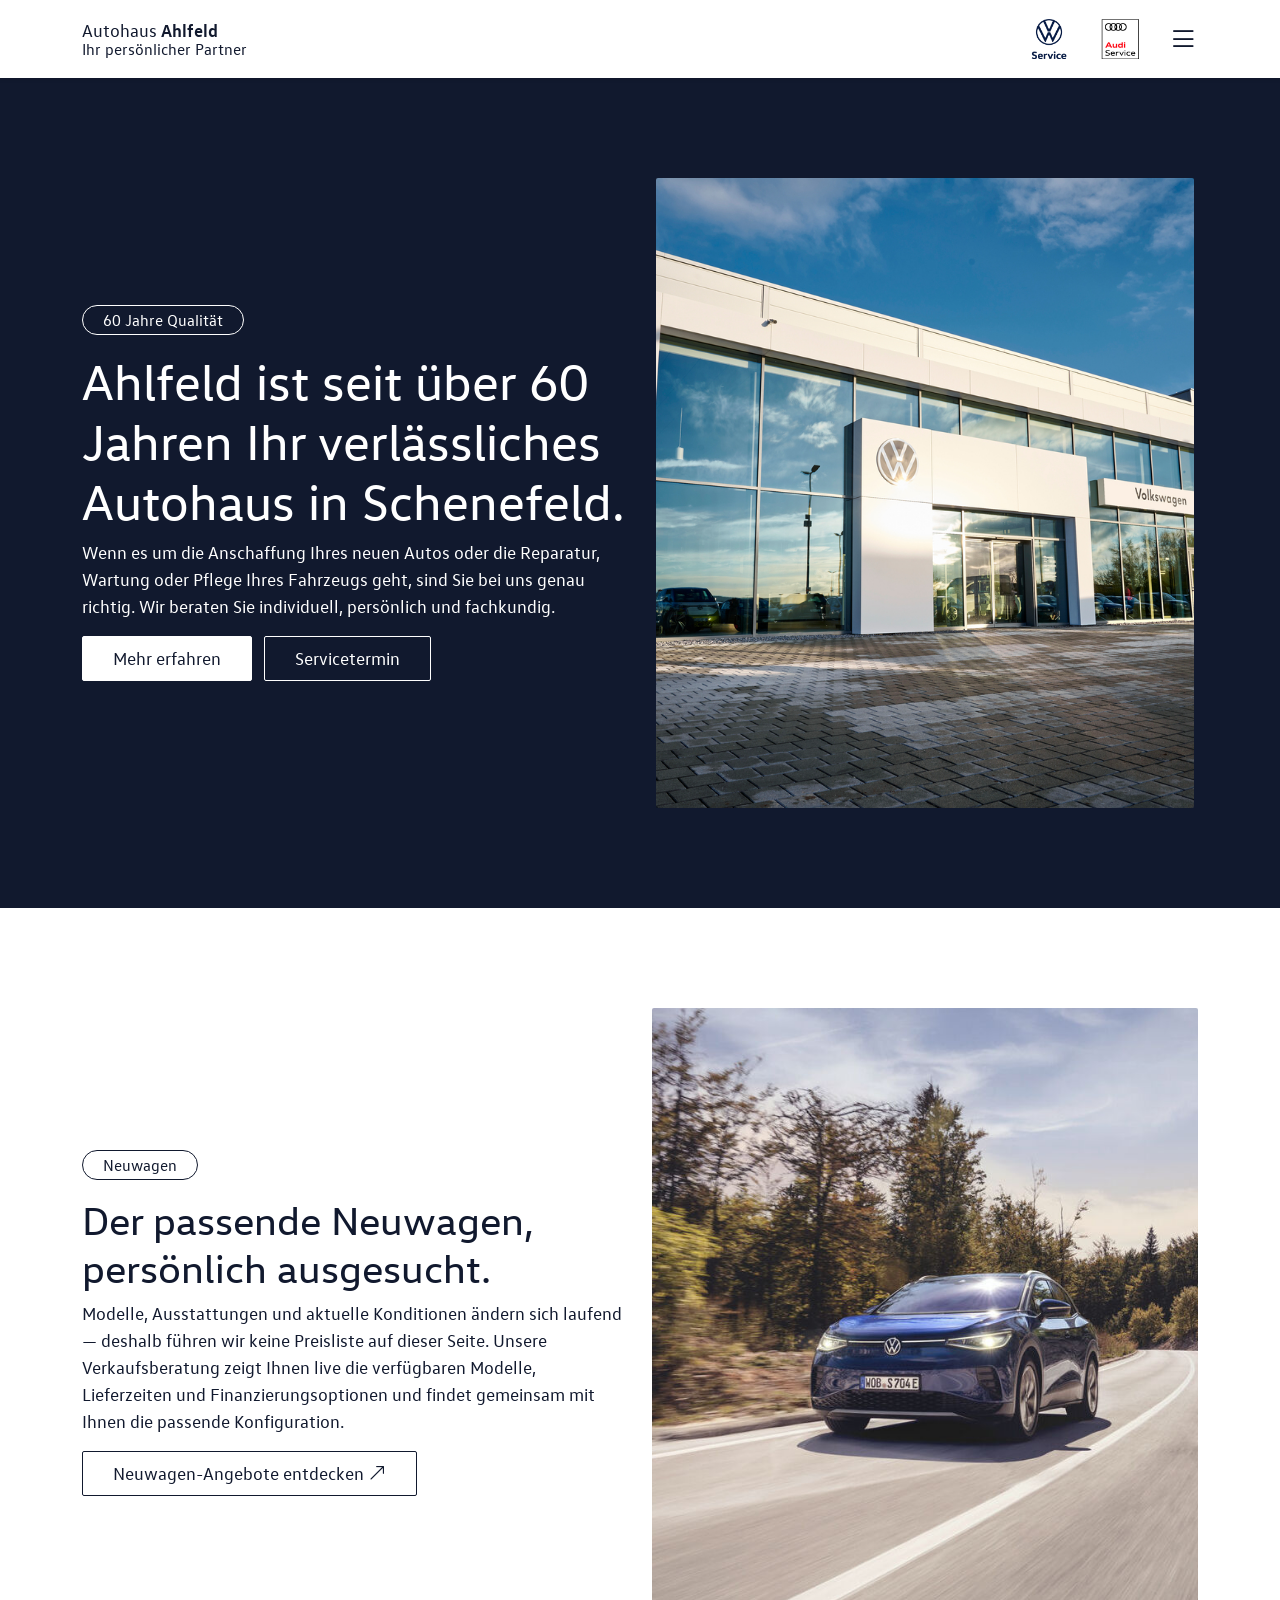
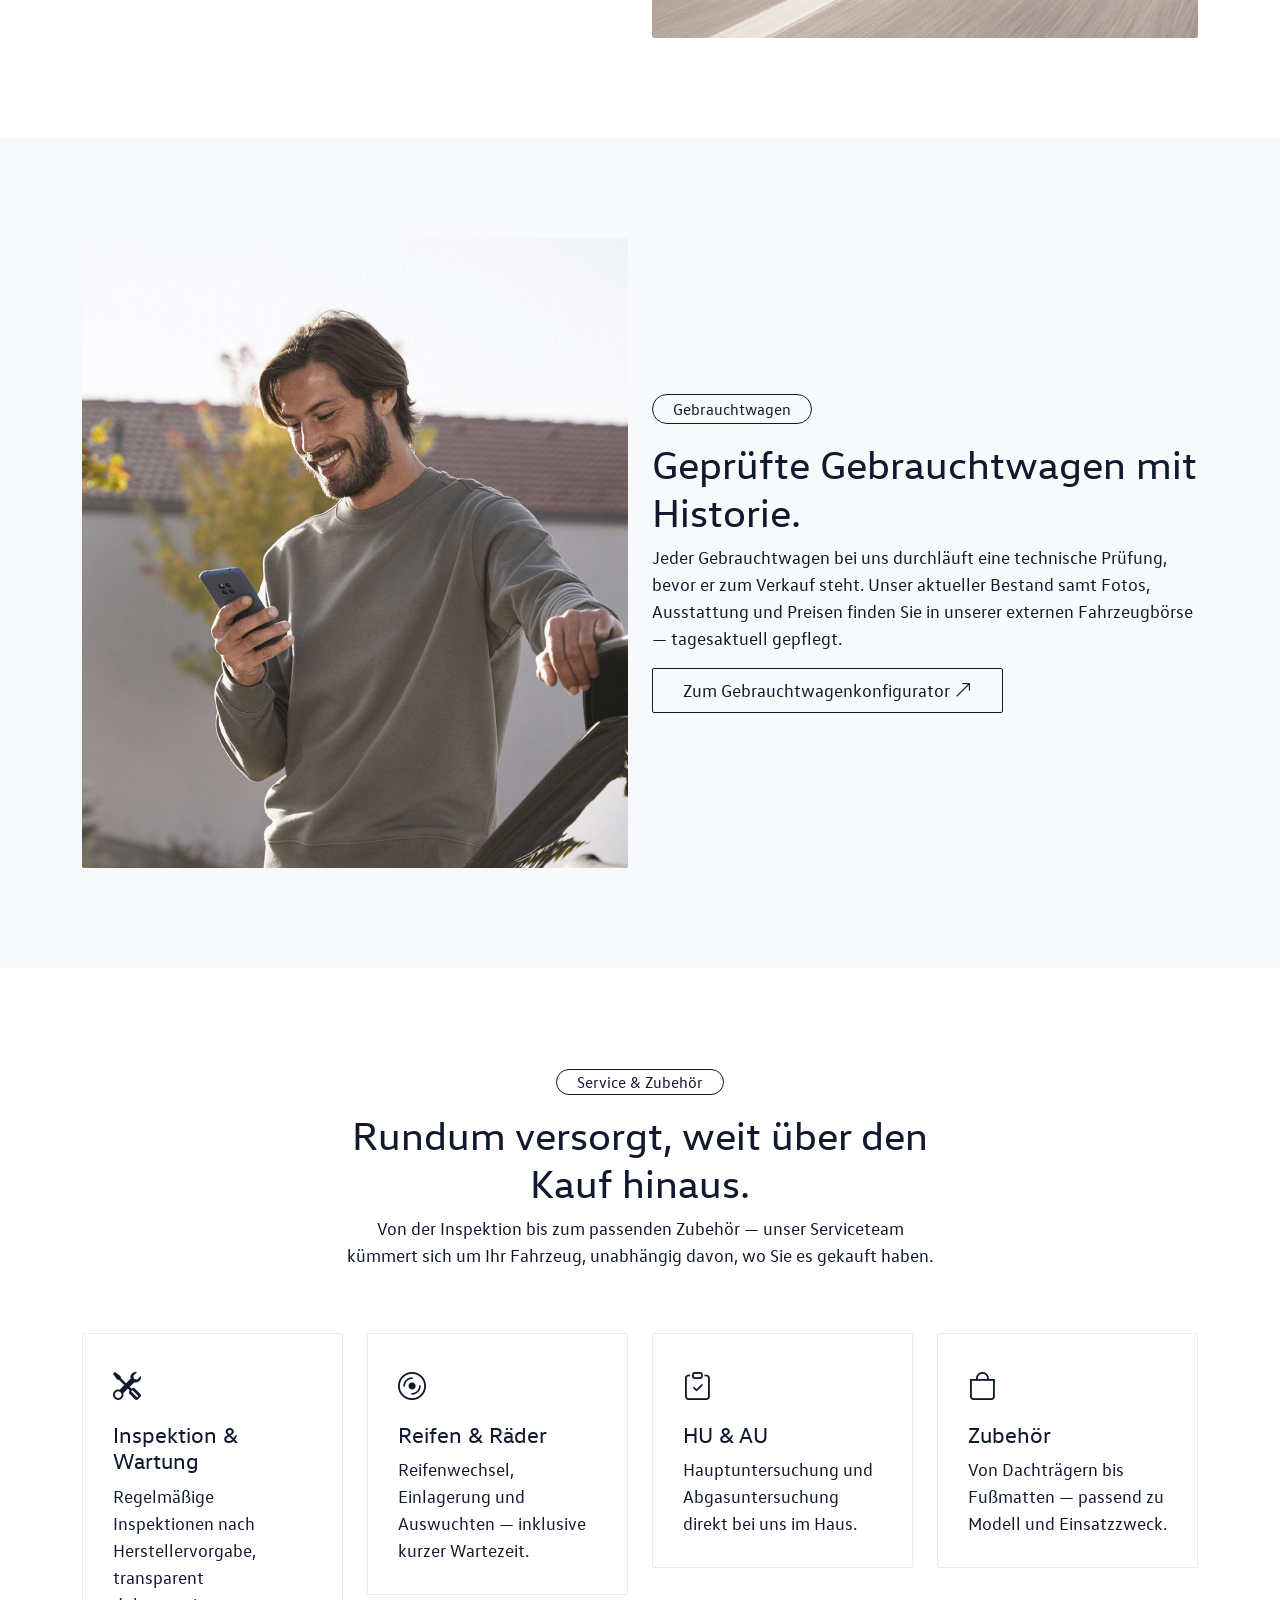
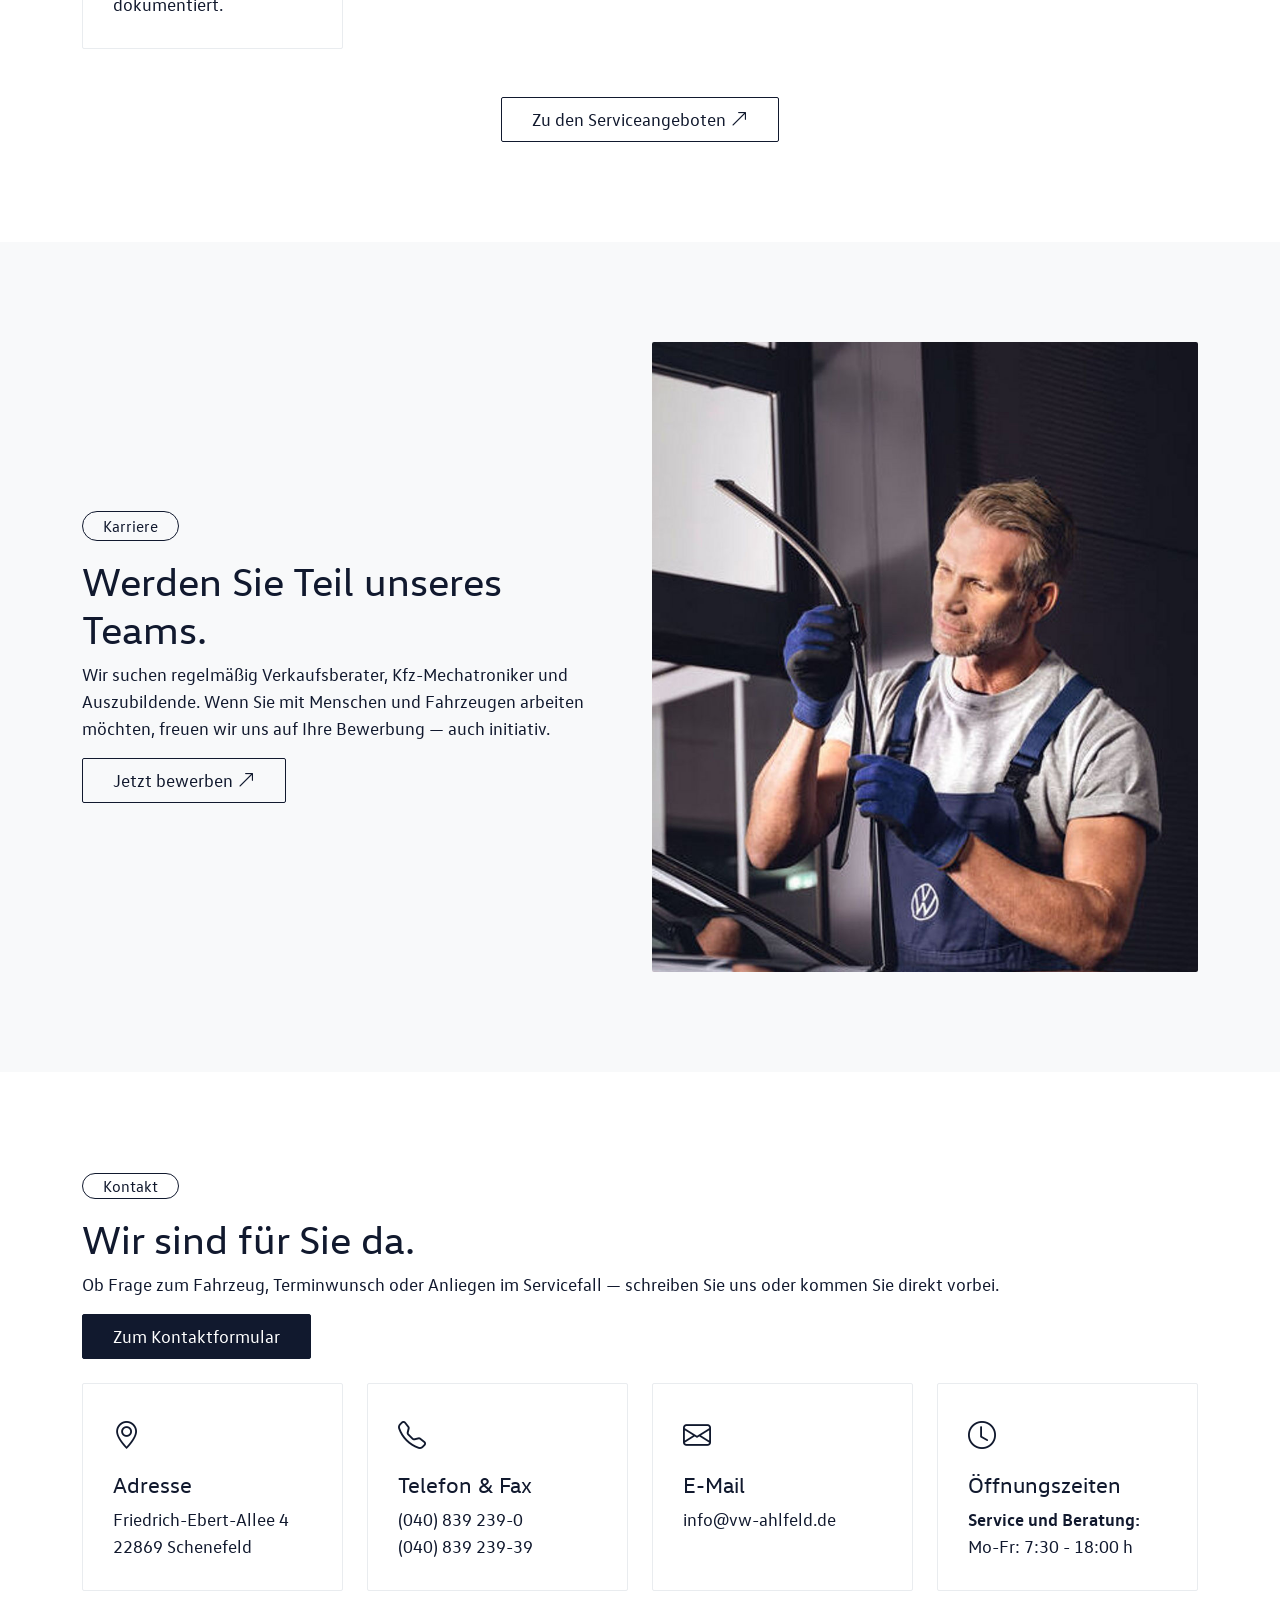
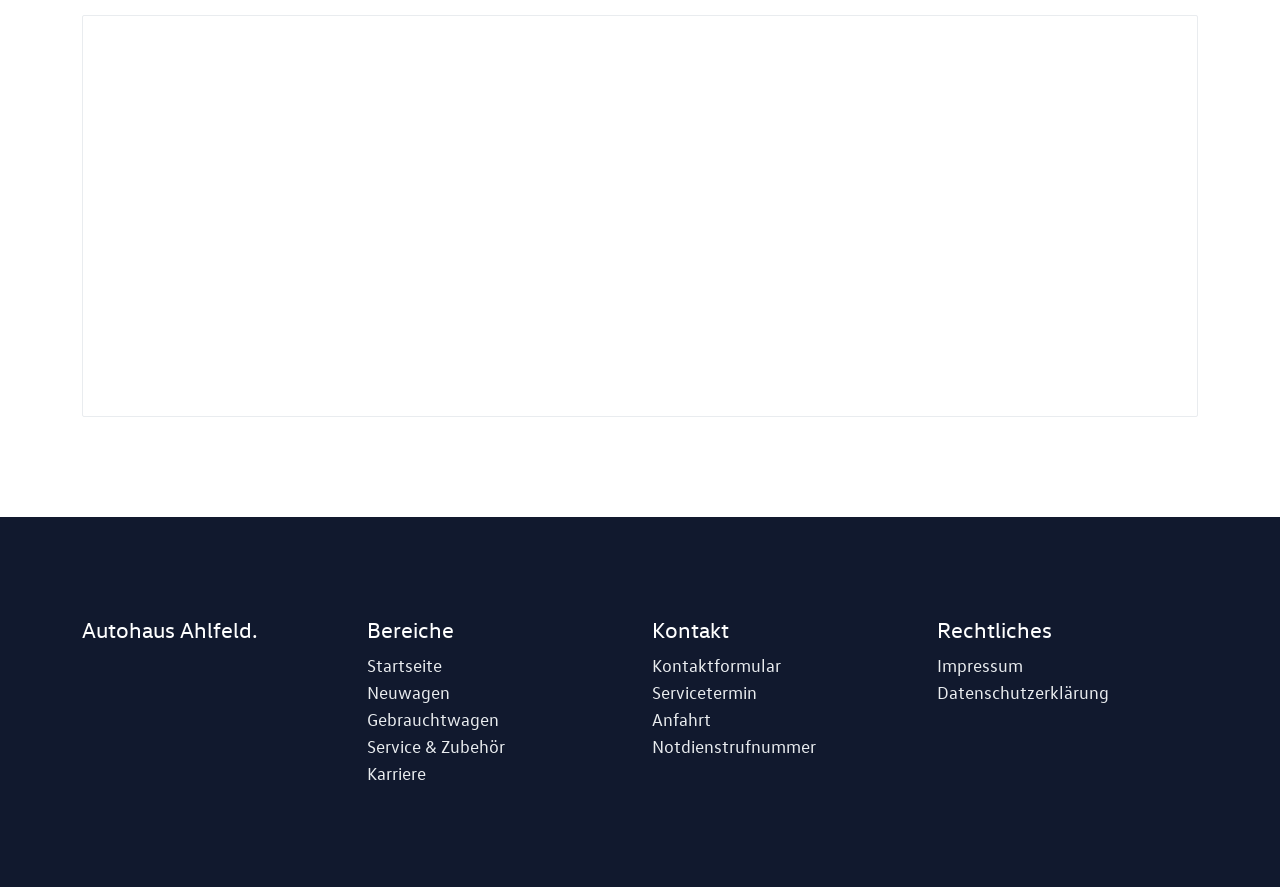
<file: index.html>
<!DOCTYPE html>
<html lang="de">
  <head>
    <meta charset="UTF-8" />
    <meta name="viewport" content="width=device-width, initial-scale=1.0" />
    <meta name="description" content="Volkswagen-Vertragspartner und Audi-Service-Partner in Schenefeld. Gebrauchtwagen aller Marken." />
    <title>Autohaus Werner Ahlfeld – Ihr VW-Partner in Schenefeld</title>
    <!-- Bootstrap 5 -->
    <link href="https://cdn.jsdelivr.net/npm/bootstrap@5.3.3/dist/css/bootstrap.min.css" rel="stylesheet" />
    <!-- Bootstrap Icons -->
    <link href="https://cdn.jsdelivr.net/npm/bootstrap-icons@1.11.3/font/bootstrap-icons.min.css" rel="stylesheet" />
    <!-- Google Fonts -->
    <link rel="preconnect" href="https://fonts.googleapis.com">
    <link href="https://fonts.googleapis.com/css2?family=Inter:wght@400;500;600&family=Poppins:wght@500;600;700&display=swap" rel="stylesheet">
    <!-- Custom CSS -->
    <link href="assets/css/style.css" rel="stylesheet" />
  </head>
  <body>

    <nav class="navbar shadow-sm py-3 sticky-top">
      <div class="container">
        <a href="/" class="navbar-brand lh-1 text-vw-blue">Autohaus <strong>Ahlfeld</strong><br><small>Ihr persönlicher Partner</small></a>
        <div class="service-logos">
          <img src="./assets/images/VW-Service-Logo.png" alt="VW Service Logo" class="service-logo">
          <img src="./assets/images/Audi-Service-Logo.png" alt="Audi Service Logo" class="service-logo">
        </div>
        <button class="navbar-toggler" type="button" data-bs-toggle="offcanvas" data-bs-target="#offcanvasNavbar" aria-controls="offcanvasNavbar" aria-label="Toggle navigation">
          <i class="bi bi-list"></i>
        </button>
        <div class="offcanvas offcanvas-end" tabindex="-1" id="offcanvasNavbar" aria-labelledby="offcanvasNavbarLabel">
          <div class="offcanvas-header">
            <img src="./assets/images/placeholder.png" alt="">
            <button type="button" class="btn-close" data-bs-dismiss="offcanvas" aria-label="Close"></button>
          </div>
          <div class="offcanvas-body">
            <ul class="navbar-nav justify-content-end flex-grow-1">
              <li class="nav-item">
                <a class="nav-link me-0 me-lg-4" aria-current="page" href="/">Startseite</a>
              </li>
              <li class="nav-item">
                <a class="nav-link me-0 me-lg-4" href="#neuwagen">Neuwagen</a>
              </li>
              <li class="nav-item">
                <a class="nav-link me-0 me-lg-4" href="/gebrauchtwagen/">Gebrauchtwagen</a>
              </li>
              <li class="nav-item">
                <a class="nav-link me-0 me-lg-4" href="#service">Service & Zubehör</a>
              </li>
              <li class="nav-item dropdown">
                <a class="nav-link dropdown-toggle me-0 me-lg-4" href="#" role="button" data-bs-toggle="dropdown" aria-expanded="false">Kontakt</a>
                <ul class="dropdown-menu">
                  <li><a class="dropdown-item" href="#kontakt">Anfahrt</a></li>
                  <li><a class="dropdown-item" href="/kontaktformular">Kontaktformular</a></li>
                  <li><a class="dropdown-item" href="/servicetermin">Servicetermin</a></li>
                  <li><a class="dropdown-item" href="#kontakt">Notdienstrufnummer</a></li>
                </ul>
              </li>
              <li class="nav-item">
                <a class="nav-link pe-lg-0" href="#karriere">Karriere</a>
              </li>
            </ul>
          </div>
        </div>
      </div>
    </nav>

    <section class="hero-section">
      <div class="container">
        <div class="row">
          <div class="col-12 col-lg-6 order-2 order-lg-1 d-flex flex-column justify-content-center align-items-start text-white">
            <span class="eyebrow-white mb-3">60 Jahre Qualität</span>
            <h1>Ahlfeld ist seit über 60 Jahren Ihr verlässliches Autohaus in Schenefeld.</h1>
            <p>
              Wenn es um die Anschaffung Ihres neuen Autos oder die Reparatur, 
              Wartung oder Pflege Ihres Fahrzeugs geht, sind Sie bei uns genau richtig. 
              Wir beraten Sie individuell, persönlich und fachkundig.
            </p>
            <div class="button-container">
              <a href="#neuwagen" class="btn btn-white me-2">Mehr erfahren</a>
              <a href="/servicetermin/" class="btn btn-white-border">Servicetermin</a>
            </div>
          </div>
          <div class="col-lg-6 col-12 order-1 order-lg-2 mb-4 mb-lg-0 px-0 px-sm-3">
            <img src="./assets/images/AUTOHAUS-316315 (web).jpeg" alt="VW Golf" class="img-fluid w-100">
          </div>
        </div>
      </div>
    </section>

    <section class="neuwagen" id="neuwagen">
      <div class="container">
        <div class="row">
          <div class="col-lg-6 col-12 order-2 order-lg-1 d-flex flex-column justify-content-center align-items-start">
            <span class="eyebrow-dark mb-3">Neuwagen</span>
            <h2>Der passende Neuwagen, persönlich ausgesucht.</h2>
            <p>
              Modelle, Ausstattungen und aktuelle Konditionen ändern sich laufend — 
              deshalb führen wir keine Preisliste auf dieser Seite. Unsere Verkaufsberatung 
              zeigt Ihnen live die verfügbaren Modelle, Lieferzeiten und Finanzierungsoptionen 
              und findet gemeinsam mit Ihnen die passende Konfiguration.
            </p>
            <a href="/" class="btn btn-dark-border">Neuwagen-Angebote entdecken <i class="bi bi-arrow-up-right"></i></a>
          </div>
          <div class="col-lg-6 col-12 order-1 order-lg-2 mb-4 mb-lg-0">
            <img src="./assets/images/image-glass-service-drive (web) (web).jpeg" alt="VW Golf" class="img-fluid">
          </div>
        </div>
      </div>
    </section>

    <section class="gebrauchtwagen bg-light" id="gebrauchtwagen">
      <div class="container">
        <div class="row">
          <div class="col-lg-6 col-12 mb-4 mb-lg-0">
            <img src="./assets/images/XF_4-3_Information-possible-service-restrictions-EU-countries (DM-SC-Social-16x9).jpeg" alt="VW Golf" class="img-fluid">
          </div>
          <div class="col-lg-6 col-12 d-flex flex-column justify-content-center align-items-start">
            <span class="eyebrow-dark mb-3">Gebrauchtwagen</span>
            <h2>Geprüfte Gebrauchtwagen mit Historie.</h2>
            <p>
              Jeder Gebrauchtwagen bei uns durchläuft eine technische Prüfung, bevor er zum Verkauf steht. 
              Unser aktueller Bestand samt Fotos, 
              Ausstattung und Preisen finden Sie in unserer externen Fahrzeugbörse — 
              tagesaktuell gepflegt.
            </p>
            <a href="/gebrauchtwagen/" class="btn btn-dark-border">Zum Gebrauchtwagenkonfigurator <i class="bi bi-arrow-up-right"></i></a>
          </div>
        </div>
      </div>
    </section>

    <section class="section" id="service">
      <div class="container">
        <div class="row">
          <div class="col-12 text-center">
            <span class="eyebrow-dark text-center mx-auto">Service & Zubehör</span>
            <h2 class="mt-3 mx-auto" style="max-width: 600px;">Rundum versorgt, weit über den Kauf hinaus.</h2>
            <p class="mx-auto" style="max-width: 600px;">
              Von der Inspektion bis zum passenden Zubehör — unser Serviceteam kümmert sich um Ihr Fahrzeug, unabhängig davon, wo Sie es gekauft haben.
            </p>
          </div>
        </div>
        <div class="row g-4 mt-4">
          <div class="col-md-6 col-lg-3 col-12">
            <div class="service-card">
              <i class="bi bi-tools mb-3 d-block fs-3"></i>
              <h3 class="h5">Inspektion &amp; Wartung</h3>
              <p class="mb-0">Regelmäßige Inspektionen nach Herstellervorgabe, transparent dokumentiert.</p>
            </div>
          </div>
          <div class="col-md-6 col-lg-3">
            <div class="service-card">
              <i class="bi bi-disc mb-3 d-block fs-3"></i>
              <h3 class="h5">Reifen &amp; Räder</h3>
              <p class="mb-0">Reifenwechsel, Einlagerung und Auswuchten — inklusive kurzer Wartezeit.</p>
            </div>
          </div>
          <div class="col-md-6 col-lg-3">
            <div class="service-card">
              <i class="bi bi-clipboard-check mb-3 d-block fs-3"></i>
              <h3 class="h5">HU &amp; AU</h3>
              <p class="mb-0">Hauptuntersuchung und Abgasuntersuchung direkt bei uns im Haus.</p>
            </div>
          </div>
          <div class="col-md-6 col-lg-3">
            <div class="service-card">
              <i class="bi bi-bag mb-3 d-block fs-3"></i>
              <h3 class="h5">Zubehör</h3>
              <p class="mb-0">Von Dachträgern bis Fußmatten — passend zu Modell und Einsatzzweck.</p>
            </div>
          </div>
        </div>
        <div class="row mt-5">
          <div class="col-12 text-center">
            <a href="/" class="btn btn-dark-border">Zu den Serviceangeboten <i class="bi bi-arrow-up-right"></i></a>
          </div>
        </div>
      </div>
    </section>

    <section class="karriere bg-light" id="karriere">
      <div class="container">
        <div class="row">
          <div class="col-lg-6 col-12 order-2 order-lg-1 d-flex flex-column justify-content-center align-items-start">
            <span class="eyebrow-dark mb-3">Karriere</span>
            <h2>Werden Sie Teil unseres Teams.</h2>
            <p>
              Wir suchen regelmäßig Verkaufsberater, Kfz-Mechatroniker und Auszubildende. 
              Wenn Sie mit Menschen und Fahrzeugen arbeiten möchten, freuen wir uns auf Ihre Bewerbung — 
              auch initiativ.
            </p>
            <a href="/" class="btn btn-dark-border">Jetzt bewerben <i class="bi bi-arrow-up-right"></i></a>
          </div>
          <div class="col-lg-6 col-12 order-1 order-lg-2 mb-4 mb-lg-0">
            <img src="./assets/images/image-windscreen-wiper-service-0 (DM-SC-Social-16x9).jpeg" alt="VW Golf" class="img-fluid">
          </div>
        </div>
      </div>
    </section>
    
    <section class="kontakt" id="kontakt">
      <div class="container">
        <div class="row">
          <div class="col-12 mb-4">
            <span class="eyebrow-dark mb-3">Kontakt</span>
            <h2 class="mt-3">Wir sind für Sie da.</h2>
            <p>
              Ob Frage zum Fahrzeug, Terminwunsch oder Anliegen im Servicefall — 
              schreiben Sie uns oder kommen Sie direkt vorbei.
            </p>
            <a href="/kontaktformular/" class="btn btn-dark">Zum Kontaktformular</a>
          </div>
        </div>
        <div class="row g-4">
          <div class="col-md-6 col-lg-3 col-12">
            <div class="kontakt-card">
              <i class="bi bi-geo-alt mb-3 d-block fs-3"></i>
              <h3 class="h5">Adresse</h3>
              <p class="mb-0">
                Friedrich-Ebert-Allee 4
                <br>
                22869 Schenefeld
              </p>
            </div>
          </div>
          <div class="col-md-6 col-lg-3">
            <div class="kontakt-card">
              <i class="bi bi-telephone mb-3 d-block fs-3"></i>
              <h3 class="h5">Telefon & Fax</h3>
              <p class="mb-0">
                (040) 839 239-0
                <br>
                (040) 839 239-39
              </p>
            </div>
          </div>
          <div class="col-md-6 col-lg-3">
            <div class="kontakt-card">
              <i class="bi bi-envelope mb-3 d-block fs-3"></i>
              <h3 class="h5">E-Mail</h3>
              <p class="mb-0">info@vw-ahlfeld.de <br><br></p>
            </div>
          </div>
          <div class="col-md-6 col-lg-3">
            <div class="kontakt-card">
              <i class="bi bi-clock mb-3 d-block fs-3"></i>
              <h3 class="h5">Öffnungszeiten</h3>
              <p class="mb-0">
                <strong>Service und Beratung:</strong>
                <br>
                Mo-Fr:	7:30 - 18:00 h
              </p>
            </div>
          </div>
        </div>
        <div class="row mt-4">
          <div class="col-12">
            <div class="map-container">
              <iframe
                src="https://maps.google.com/maps?q=Friedrich-Ebert-Allee%204-12,%20Schenefeld&t=&z=15&ie=UTF-8&iwloc=&output=embed"
                width="100%"
                height="400"
                style="border:0;"
                loading="lazy"
                referrerpolicy="no-referrer-when-downgrade"
                title="Anfahrt Autohaus Werner Ahlfeld">
              </iframe>
            </div>
          </div>
        </div>
      </div>
    </section>

    <footer>
      <div class="container">
        <div class="row">
          <div class="col-lg-3 col-12 text-white">
            <h2 class="h5 mb-5">Autohaus Ahlfeld.</h2>
          </div>
          <div class="col-lg-3 col-12 text-white mb-3 mb-lg-0">
            <h2 class="h5">Bereiche</h2>
            <a href="/">Startseite</a>
            <br>
            <a href="#neuwagen">Neuwagen</a>
            <br>
            <a href="/gebrauchtwagen/">Gebrauchtwagen</a>
            <br>
            <a href="#service">Service & Zubehör</a>
            <br>
            <a href="#karriere">Karriere</a>
          </div>
          <div class="col-lg-3 col-12 text-white mb-3 mb-lg-0">
            <h2 class="h5">Kontakt</h2>
            <a href="/kontaktformular/">Kontaktformular</a>
            <br>
            <a href="servicetermin/">Servicetermin</a>
            <br>
            <a href="#kontakt">Anfahrt</a>
            <br>
            <a href="#kontakt">Notdienstrufnummer</a>
          </div>
          <div class="col-lg-3 col-12 text-white">
            <h2 class="h5">Rechtliches</h2>
            <a href="/impressum/">Impressum</a>
            <br>
            <a href="/datenschutz/">Datenschutzerklärung</a>
          </div>
        </div>
      </div>
    </footer>

    <!-- Bootstrap JS -->
    <script src="https://cdn.jsdelivr.net/npm/bootstrap@5.3.3/dist/js/bootstrap.bundle.min.js"></script>
    <!-- Custom JS -->
    <script src="assets/js/script.js"></script>
  </body>
</html>
</file>
<file: assets/css/style.css>
/* VW Webfonts */
@font-face {
    font-family: 'VW Head';
    src: url('../font/VW_Webfonts/VWHeadWeb-Regular.woff') format('woff');
    font-weight: 400;
}

@font-face {
    font-family: 'VW Head';
    src: url('../font/VW_Webfonts/VWHeadWeb-Bold.woff') format('woff');
    font-weight: 700;
}

@font-face {
    font-family: 'VW Head';
    src: url('../font/VW_Webfonts/VWHeadWeb-ExtraBold.woff2') format('woff2'),
         url('../font/VW_Webfonts/VWHeadWeb-ExtraBold.woff') format('woff');
    font-weight: 800;
}

@font-face {
    font-family: 'VW Text';
    src: url('../font/VW_Webfonts/VWTextWeb-Regular.woff') format('woff');
    font-weight: 400;
}

@font-face {
    font-family: 'VW Text';
    src: url('../font/VW_Webfonts/VWTextWeb-Bold.woff') format('woff');
    font-weight: 700;
}

@font-face {
    font-family: 'VW Text';
    src: url('../font/VW_Webfonts/VWTextWeb-Light.woff2') format('woff2'),
         url('../font/VW_Webfonts/VWTextWeb-Light.woff') format('woff');
    font-weight: 300;
}

:root {
    --dark: #11192e;
    --light-blue: #6599FF;
    --bright-blue: #F3F7FB;
    --white: #fff;
    --light: #e9ecef;
    --fs-h1: clamp(2rem, 1.59rem + 2.04vw, 3.125rem);
    --fs-h2: clamp(1.625rem, 1.3rem + 1.59vw, 2.5rem);
    --fs-h3: clamp(1.375rem, 1.14rem + 1.13vw, 2rem);
    --fs-h4: clamp(1.25rem, 1.11rem + 0.68vw, 1.625rem);
    --fs-h5: clamp(1.1875rem, 1.11rem + 0.34vw, 1.375rem);
    --fs-body: clamp(1rem, 0.95rem + 0.22vw, 1.125rem);
    --font-heading: 'VW Head', sans-serif;
    --font-body: 'VW Text', sans-serif;
}

body {
    margin: 0;
    padding: 0;
    min-height: 100vh;
    font-size: var(--fs-body);
    line-height: 1.5;
    font-family: var(--font-body) !important;
    color: var(--dark);
}

html {
  scroll-behavior: smooth;
}

section, footer {
    padding: 100px 0;
}

img {
    border-radius: 2px;
}

a {
    font-size: var(--fs-body) !important;
}

h1,
.h1,
h2,
.h2,
h3,
.h3,
h4,
.h4,
h5,
.h5,
h6,
.h6 {
    margin-top: 0;
    line-height: 1.2;
    color: var(--dark);
}

h1, .h1 {
    font-size: var(--fs-h1);
    font-family: var(--font-heading) !important;
}

h2, .h2 {
    font-size: var(--fs-h2);
    font-family: var(--font-heading) !important;
}

h3, .h3 {
    font-size: var(--fs-h3);
    font-family: var(--font-heading) !important;
}

h4, .h4 {
    font-size: var(--fs-h4);
    font-family: var(--font-heading) !important;
}

h5, .h5 {
    font-size: var(--fs-h5);
    font-family: var(--font-heading) !important;
}

h6, .h6 {
    font-size: var(--fs-body);
    font-family: var(--font-heading) !important;
}

.text-vw-blue {
    color: var(--dark) !important;
}

.btn-white {
    border: 1px solid #fff;
    background-color: #fff;
    border-radius: 2px;
    color: var(--dark);
    padding: 8px 30px;
}

.btn-white:hover {
    border: 1px solid #fff;
    background-color: transparent;
    color: #fff;
}

.btn-white-border {
    border: 1px solid #fff;
    background-color: transparent;
    border-radius: 2px;
    color: #fff;
    padding: 8px 30px;
}

.btn-white-border:hover {
    border: 1px solid #fff;
    background-color: #fff;
    color: var(--dark);
}

.btn-dark {
    border: 1px solid var(--dark);
    background-color: var(--dark);
    border-radius: 2px;
    color: #fff;
    padding: 8px 30px;
}

.btn-dark:hover {
    border: 1px solid var(--dark);
    background-color: transparent;
    color: var(--dark);
}

.btn-dark-border {
    border: 1px solid var(--dark);
    background-color: transparent;
    border-radius: 2px;
    color: var(--dark);
    padding: 8px 30px;
}

.btn-dark-border:hover {
    border: 1px solid var(--dark);
    background-color: var(--dark);
    color: #fff;
}

.eyebrow-white {
    padding: 2px 20px;
    font-size: 16px;
    color: var(--white);
    border: 1px solid var(--white);
    border-radius: 100px;
}

.eyebrow-dark {
    padding: 2px 20px;
    font-size: 16px;
    color: var(--dark);
    border: 1px solid var(--dark);
    border-radius: 100px;
}

/*-------------------------------------------------------------------------------------- NAVBAR */

.navbar {
    background-color: var(--white);
}

.navbar-brand-logo {
    width: 700px;
    display: inline-block;
}

.navbar .container {
    display: flex;
    align-items: center;
    gap: 0.75rem;
}

.navbar-brand {
    flex: 1 1 auto;
    min-width: 0;
}

.service-logos {
    display: flex;
    align-items: center;
}

.service-logo {
    height: 40px;
    display: inline-block;
}

.navbar-toggler {
    margin-left: auto;
}

.navbar-brand img,
.offcanvas-header img {
    width: 40px;
}

.nav-link {
    color: var(--dark) !important;
}

.offcanvas-header {
    border-bottom: 1px solid var(--light) !important;
}

.offcanvas-header img {
    padding: 5px 0;
}

.offcanvas-body {
    padding-top: 8px;
}

.navbar-toggler,
.btn-close {
    border: none;
    box-shadow: none !important;
    padding: 0;
}

.navbar-toggler i {
    color: var(--dark) !important;
    font-size: 30px;
}

.navbar .dropdown-item {
    font-size: 16px !important;
}

.dropdown-menu {
    border-radius: 2px !important;
    border: none;
}

.dropdown-item:hover {
    background-color: var(--dark);
    color: var(--white);
    transition: .3s;
}

/*-------------------------------------------------------------------------------------- HERO-SECTION */

.hero-section {
    background-color: var(--dark);
}

.hero-section h1 {
    color: var(--white);
}

/*-------------------------------------------------------------------------------------- SERVICE-SECTION */

.service-card {
    border-radius: 2px;
    border: 1px solid var(--light);
    padding: 30px;
    transition: .3s;
}

.service-card:hover {
    border: 1px solid var(--dark);
}

/*-------------------------------------------------------------------------------------- KONTAKT-SECTION */

.kontakt-card {
    border-radius: 2px;
    border: 1px solid var(--light);
    padding: 30px;
    transition: .3s;
}

.kontakt-card:hover {
    border: 1px solid var(--dark);
}

.contact-form {
    background-color: var(--dark);
    border: 1px solid var(--light);
    border-radius: 2px;
    padding: 30px;
}

.contact-form .form-label {
    font-weight: 600;
}

.contact-form .form-control,
.contact-form .form-check-input,
.contact-form textarea {
    border-radius: 2px;
}

.contact-form .btn {
    min-width: 180px;
}

.map-container {
    border-radius: 2px;
    border: 1px solid var(--light);
    overflow: hidden;
}
 
.map-container iframe {
    display: block;
}

/*-------------------------------------------------------------------------------------- FOOTER-SECTION */

footer {
    background-color: var(--dark);
}

footer h2 {
    color: var(--white) !important;
}

footer a {
    text-decoration: none;
    color: var(--light);
}

/*-------------------------------------------------------------------------------------- MEDIAQUERY: */

@media (max-width: 575.9px) {
    section, footer {
        padding: 50px 0;
    }

    .hero-section {
        padding-top: 0;
    }

    .service-logo {
        height: 30px;
    }
}

@media (min-width: 992px) {
    section img {
        height: 70vh !important;
        object-fit: cover !important;
        object-position: center !important;
        width: 100%;
    }
}

@media (max-width: 991.9px) {
    .nav-link {
        font-size: 20px !important;
    }

    .navbar .dropdown-item {
        font-size: 20px !important;
    }

    section img {
        height: 40vh !important;
        width: 100%;
        object-fit: cover !important;
        object-position: center !important;
    }
}
</file>
